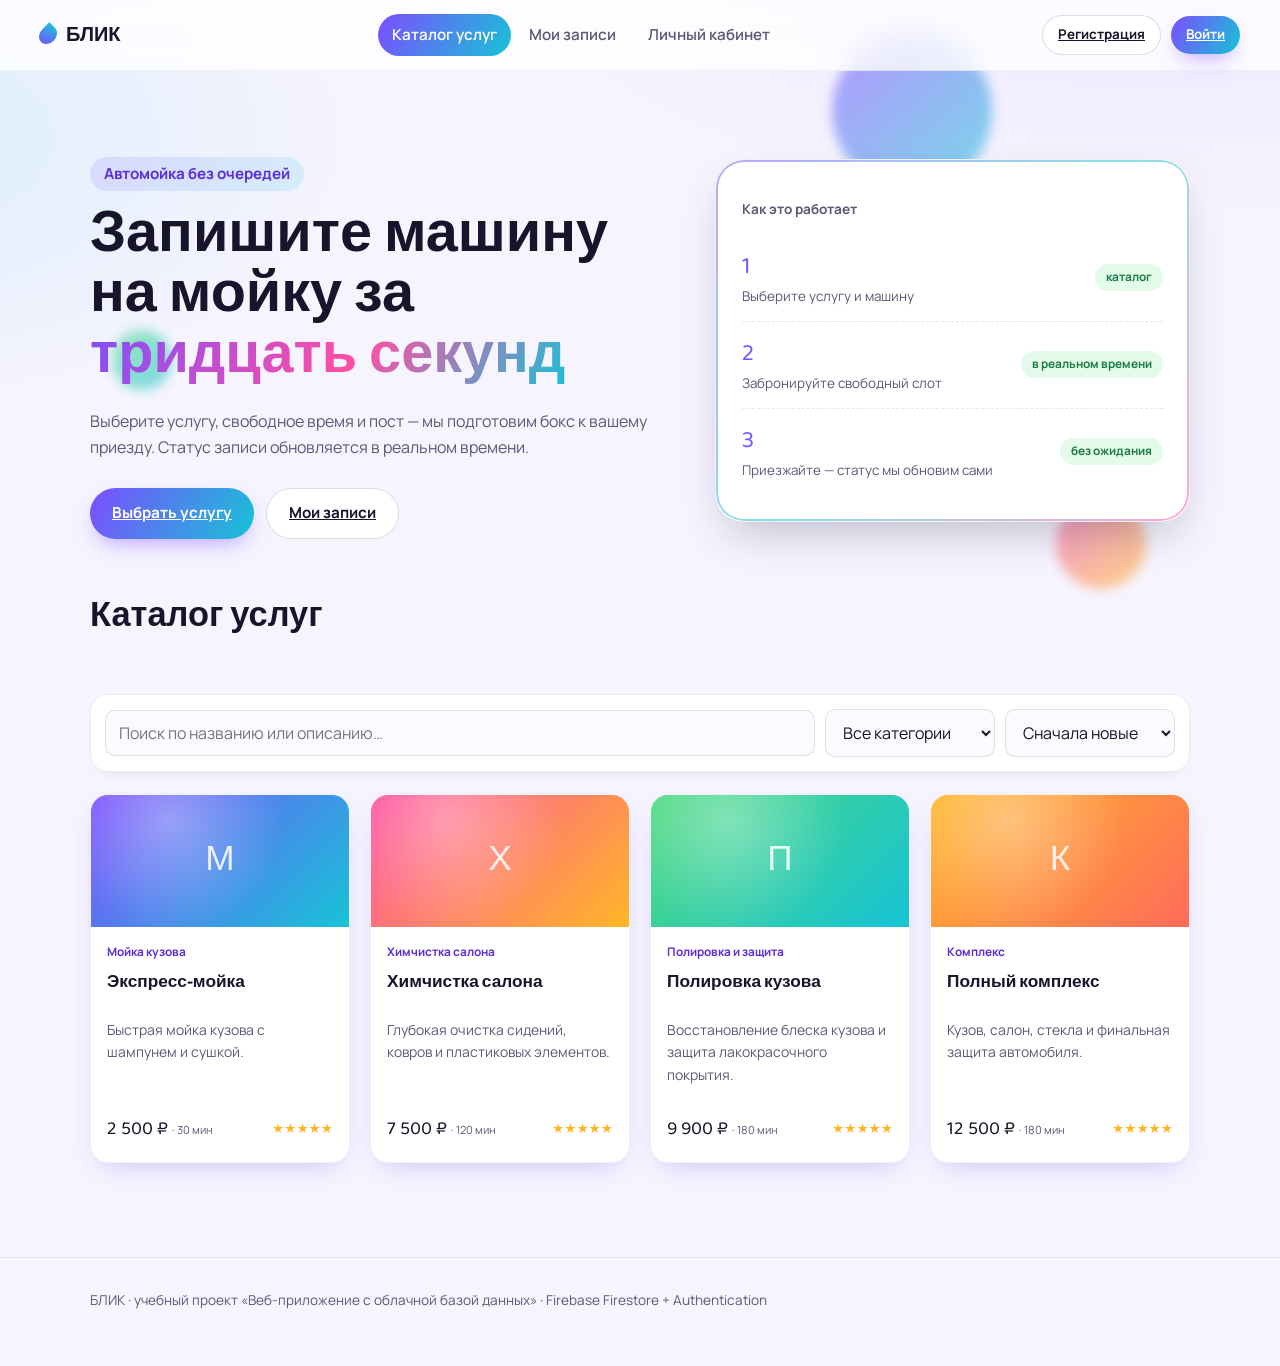
<file: index.html>
<!DOCTYPE html>
<html lang="ru">
<head>
<meta charset="UTF-8">
<meta name="viewport" content="width=device-width, initial-scale=1">
<title>БЛИК — запись на автомойку онлайн</title>
<link rel="preconnect" href="https://fonts.googleapis.com">
<link href="https://fonts.googleapis.com/css2?family=Baloo+2:wght@500;600;700&family=Manrope:wght@400;500;600;700&display=swap" rel="stylesheet">
<link rel="stylesheet" href="style.css">
</head>
<body>

<div id="app-header">
  <!-- Резервная шапка: видна даже при открытии index.html напрямую без Firebase. -->
  <header class="site-header">
    <nav class="nav">
      <a href="index.html" class="brand"><span class="drop"></span>БЛИК</a>
      <div class="nav-links">
        <a href="index.html" class="active">Каталог услуг</a>
        <a href="bookings.html">Мои записи</a>
        <a href="profile.html">Личный кабинет</a>
      </div>
      <div class="nav-auth">
        <a class="btn btn-ghost btn-sm" href="register.html">Регистрация</a>
   <a class="btn btn-primary btn-sm" href="profile.html">Войти</a>
      </div>
    </nav>
  </header>
</div>

<main class="container">

  <section class="hero">
    <span class="blob blob-1"></span>
    <span class="blob blob-2"></span>
    <span class="blob blob-3"></span>
    <div data-reveal>
      <p class="hero-eyebrow">Автомойка без очередей</p>
      <h1>Запишите машину на мойку за <span>тридцать секунд</span></h1>
      <p>Выберите услугу, свободное время и пост — мы подготовим бокс к вашему приезду. Статус записи обновляется в реальном времени.</p>
      <div class="hero-actions">
        <a href="#catalog" class="btn btn-primary">Выбрать услугу</a>
        <a href="bookings.html" class="btn btn-ghost">Мои записи</a>
      </div>
    </div>
    <div class="hero-panel" data-reveal>
      <p class="hero-panel-title">Как это работает</p>
      <div class="slot-row">
        <div><div class="slot-time">1</div><div class="slot-bay">Выберите услугу и машину</div></div>
        <span class="slot-tag">каталог</span>
      </div>
      <div class="slot-row">
        <div><div class="slot-time">2</div><div class="slot-bay">Забронируйте свободный слот</div></div>
        <span class="slot-tag">в реальном времени</span>
      </div>
      <div class="slot-row">
        <div><div class="slot-time">3</div><div class="slot-bay">Приезжайте — статус мы обновим сами</div></div>
        <span class="slot-tag">без ожидания</span>
      </div>
    </div>
  </section>

  <section id="catalog">
    <div class="section-head" data-reveal>
      <h2>Каталог услуг</h2>
      <span class="muted" id="catalog-count"></span>
    </div>

    <div class="controls" data-reveal>
      <input type="search" id="search-input" placeholder="Поиск по названию или описанию…">
      <select id="category-select">
        <option value="">Все категории</option>
        <option value="Мойка кузова">Мойка кузова</option>
        <option value="Химчистка салона">Химчистка салона</option>
        <option value="Полировка и защита">Полировка и защита</option>
        <option value="Шины и диски">Шины и диски</option>
        <option value="Комплекс">Комплексные пакеты</option>
      </select>
      <select id="sort-select">
        <option value="createdAt_desc">Сначала новые</option>
        <option value="price_asc">Сначала дешевле</option>
        <option value="price_desc">Сначала дороже</option>
        <option value="rating_desc">По рейтингу</option>
      </select>
    </div>

    <div class="grid" id="catalog-grid">
  <!-- Демонстрационные карточки. Firebase заменит их своими данными после подключения. -->
  <a class="card" href="service.html">
    <div class="card-media">М</div>
    <div class="card-body">
      <span class="card-cat">Мойка кузова</span>
      <span class="card-title">Экспресс-мойка</span>
      <p class="card-desc">Быстрая мойка кузова с шампунем и сушкой.</p>
      <div class="card-foot"><span class="price">2 500 ₽ <small>· 30 мин</small></span><span class="rating">★★★★★</span></div>
    </div>
  </a>
  <a class="card" href="service.html">
    <div class="card-media">Х</div>
    <div class="card-body">
      <span class="card-cat">Химчистка салона</span>
      <span class="card-title">Химчистка салона</span>
      <p class="card-desc">Глубокая очистка сидений, ковров и пластиковых элементов.</p>
      <div class="card-foot"><span class="price">7 500 ₽ <small>· 120 мин</small></span><span class="rating">★★★★★</span></div>
    </div>
  </a>
  <a class="card" href="service.html">
    <div class="card-media">П</div>
    <div class="card-body">
      <span class="card-cat">Полировка и защита</span>
      <span class="card-title">Полировка кузова</span>
      <p class="card-desc">Восстановление блеска кузова и защита лакокрасочного покрытия.</p>
      <div class="card-foot"><span class="price">9 900 ₽ <small>· 180 мин</small></span><span class="rating">★★★★★</span></div>
    </div>
  </a>
  <a class="card" href="service.html">
    <div class="card-media">К</div>
    <div class="card-body">
      <span class="card-cat">Комплекс</span>
      <span class="card-title">Полный комплекс</span>
      <p class="card-desc">Кузов, салон, стекла и финальная защита автомобиля.</p>
      <div class="card-foot"><span class="price">12 500 ₽ <small>· 180 мин</small></span><span class="rating">★★★★★</span></div>
    </div>
  </a>
</div>
    <div class="empty-state hidden" id="catalog-empty">
      Пока нет услуг по этому запросу. Загляните позже или измените фильтры.
    </div>
    <div class="center-row">
      <button class="btn btn-ghost hidden" id="btn-more">Показать ещё</button>
    </div>
  </section>

</main>

<footer class="site-footer">
  <div class="container">БЛИК · учебный проект «Веб-приложение с облачной базой данных» · Firebase Firestore + Authentication</div>
</footer>

<script type="module">
  import { initHeader } from "header.js";
  import { initCatalog } from "catalog.js";
  import { initReveal } from "reveal.js";

  import { auth } from "./js/firebase-config.js";
  import {
    signInWithEmailAndPassword
  } from "https://www.gstatic.com/firebasejs/10.13.0/firebase-auth.js";

  initHeader();
  initCatalog();
  initReveal();

  const loginForm = document.getElementById("login-form");
  const loginError = document.getElementById("login-error");
  const loginButton = document.getElementById("login-submit");

  loginForm.addEventListener("submit", async (event) => {
    event.preventDefault();

    loginError.textContent = "";

    const email = document.getElementById("login-email").value.trim();
    const password = document.getElementById("login-password").value;

    loginButton.disabled = true;
    loginButton.textContent = "Входим…";

    try {
      await signInWithEmailAndPassword(auth, email, password);

      loginButton.textContent = "Успешно!";
      window.location.href = "profile.html";

    } catch (error) {
      console.error("Ошибка входа:", error);

      const messages = {
        "auth/invalid-credential":
          "Неверный email или пароль.",
        "auth/user-not-found":
          "Аккаунт с таким email не найден.",
        "auth/wrong-password":
          "Неверный пароль.",
        "auth/invalid-email":
          "Проверьте правильность email.",
        "auth/too-many-requests":
          "Слишком много попыток. Попробуйте позже.",
        "auth/network-request-failed":
          "Проблема с интернет-соединением."
      };

      loginError.textContent =
        messages[error.code] ||
        `Не удалось войти. Код ошибки: ${error.code || "неизвестен"}`;

      loginButton.disabled = false;
      loginButton.textContent = "Войти";
    }
  });
</script>
</file>
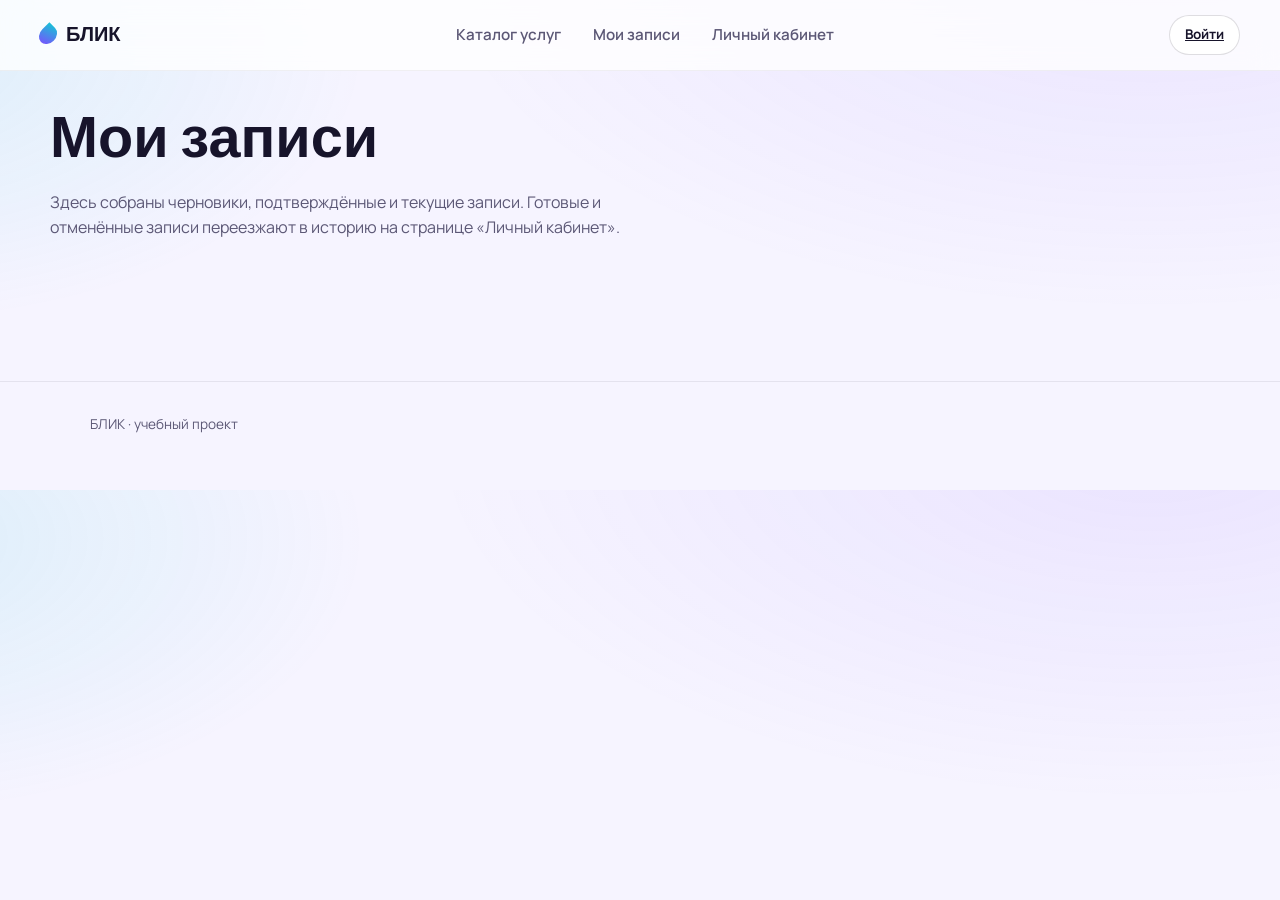
<file: bookings.html>
<!DOCTYPE html>
<html lang="ru">
<head>
<meta charset="UTF-8">
<meta name="viewport" content="width=device-width, initial-scale=1">
<title>Мои записи — БЛИК</title>
<link rel="preconnect" href="https://fonts.googleapis.com">
<link href="https://fonts.googleapis.com/css2?family=Baloo+2:wght@500;600;700&family=Manrope:wght@400;500;600;700&display=swap" rel="stylesheet">
<link rel="stylesheet" href="style.css">
</head>
<body>

<div id="app-header">
  <header class="site-header">
    <nav class="nav">
      <a href="index.html" class="brand"><span class="drop"></span>БЛИК</a>
      <div class="nav-links">
        <a href="index.html">Каталог услуг</a>
        <a href="bookings.html">Мои записи</a>
        <a href="profile.html">Личный кабинет</a>
      </div>
      <div class="nav-auth"><a class="btn btn-ghost btn-sm" href="profile.html">Войти</a></div>
    </nav>
  </header>
</div>

<main class="container" style="padding:40px 0;">
  <div class="section-head" data-reveal>
    <h1 style="margin-bottom:0;">Мои записи</h1>
    <span class="muted" id="cart-total"></span>
  </div>
  <p>Здесь собраны черновики, подтверждённые и текущие записи. Готовые и отменённые записи переезжают в историю на странице «Личный кабинет».</p>

  <div class="center-row" style="justify-content:flex-start; margin:0 0 20px;">
    <button class="btn btn-wax hidden" id="btn-confirm-all">Подтвердить все черновики</button>
  </div>

  <div id="bookings-list"></div>
</main>

<footer class="site-footer"><div class="container">БЛИК · учебный проект</div></footer>

<script type="module">
  import { initHeader } from "header.js";
  import { initBookingsPage } from "booking.js";
  import { initReveal } from "reveal.js";
  initHeader();
  initBookingsPage();
  initReveal();
</script>
</body>
</html>
</file>
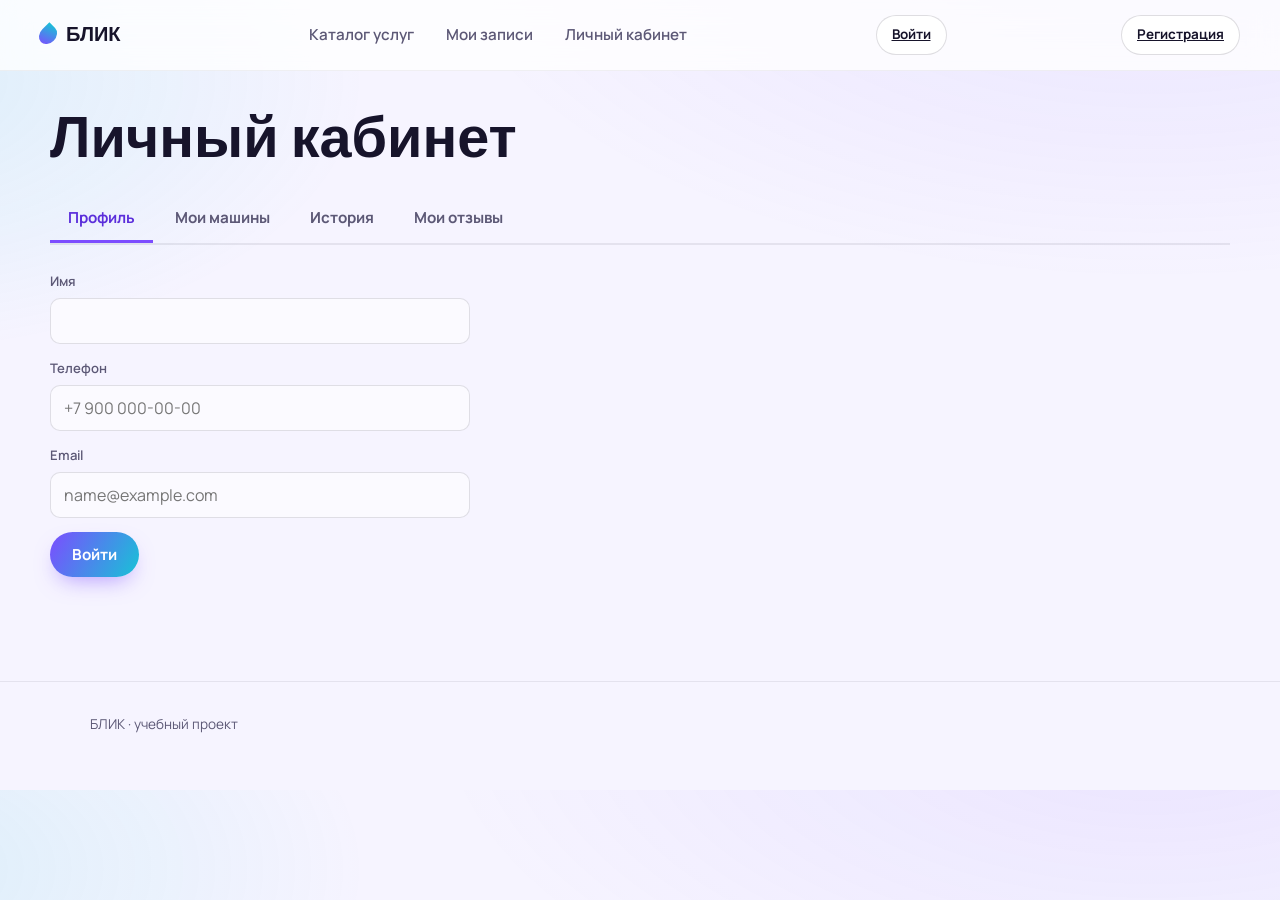
<file: profile.html>
<!DOCTYPE html>
<html lang="ru">
<head>
<meta charset="UTF-8">
<meta name="viewport" content="width=device-width, initial-scale=1">
<title>Личный кабинет — БЛИК</title>
<link rel="preconnect" href="https://fonts.googleapis.com">
<link href="https://fonts.googleapis.com/css2?family=Baloo+2:wght@500;600;700&family=Manrope:wght@400;500;600;700&display=swap" rel="stylesheet">
<link rel="stylesheet" href="style.css">
</head>
<body>

<div id="app-header">
  <header class="site-header">
    <nav class="nav">
      <a href="index.html" class="brand"><span class="drop"></span>БЛИК</a>
      <div class="nav-links">
        <a href="index.html">Каталог услуг</a>
        <a href="bookings.html">Мои записи</a>
        <a href="profile.html">Личный кабинет</a>
      </div>
      <div class="nav-auth"><a class="btn btn-ghost btn-sm" href="profile.html">Войти</a></div>
      <a class="btn btn-ghost btn-sm" href="register.html">Регистрация</a>
    </nav>
  </header>
</div>

<main class="container" style="padding:40px 0;">
  <h1 data-reveal>Личный кабинет</h1>

  <div class="tabs">
    <button class="tab-btn active" data-tab="tab-profile">Профиль</button>
    <button class="tab-btn" data-tab="tab-cars">Мои машины</button>
    <button class="tab-btn" data-tab="tab-history">История</button>
    <button class="tab-btn" data-tab="tab-reviews">Мои отзывы</button>
  </div>

  <section class="tab-panel active" id="tab-profile">
    <form id="profile-form" style="max-width:420px;">
      <div class="field"><label>Имя</label><input type="text" id="p-name"></div>
      <div class="field"><label>Телефон</label><input type="tel" id="p-phone" placeholder="+7 900 000-00-00"></div>
        <div class="field"><label for="register-email">Email</label><input id="register-email" type="email" autocomplete="email" required placeholder="name@example.com"></div>
      <button class="btn btn-primary" type="submit">Войти</button>
    </form>
  </section>

  <section class="tab-panel" id="tab-cars">
    <div id="cars-list" style="margin-bottom:26px;"></div>
    <h3>Добавить машину</h3>
    <form id="car-form" class="form-grid" style="max-width:560px;">
      <div class="field"><label>Марка</label><input type="text" id="c-make" required></div>
      <div class="field"><label>Модель</label><input type="text" id="c-model" required></div>
      <div class="field"><label>Госномер</label><input type="text" id="c-plate" required></div>
      <div class="field"><label>Год</label><input type="text" id="c-year"></div>
      <div class="field full"><label>Цвет</label><input type="text" id="c-color"></div>
      <div class="field full"><button class="btn btn-primary" type="submit">Добавить машину</button></div>
    </form>
  </section>

  <section class="tab-panel" id="tab-history">
    <div class="table-wrap">
      <table>
        <thead><tr><th>Дата и время</th><th>Услуга</th><th>Машина</th><th>Цена</th><th>Статус</th></tr></thead>
        <tbody id="history-body"></tbody>
      </table>
    </div>
  </section>

  <section class="tab-panel" id="tab-reviews">
    <div id="my-reviews-list"></div>
  </section>
</main>

<footer class="site-footer"><div class="container">БЛИК · учебный проект</div></footer>

<script type="module">
  import { initHeader } from "header.js";
  import { initProfilePage } from "profile.js";
  import { initReveal } from "reveal.js";
  initHeader();
  initProfilePage();
  initReveal();
</script>
</body>
</html>
</file>
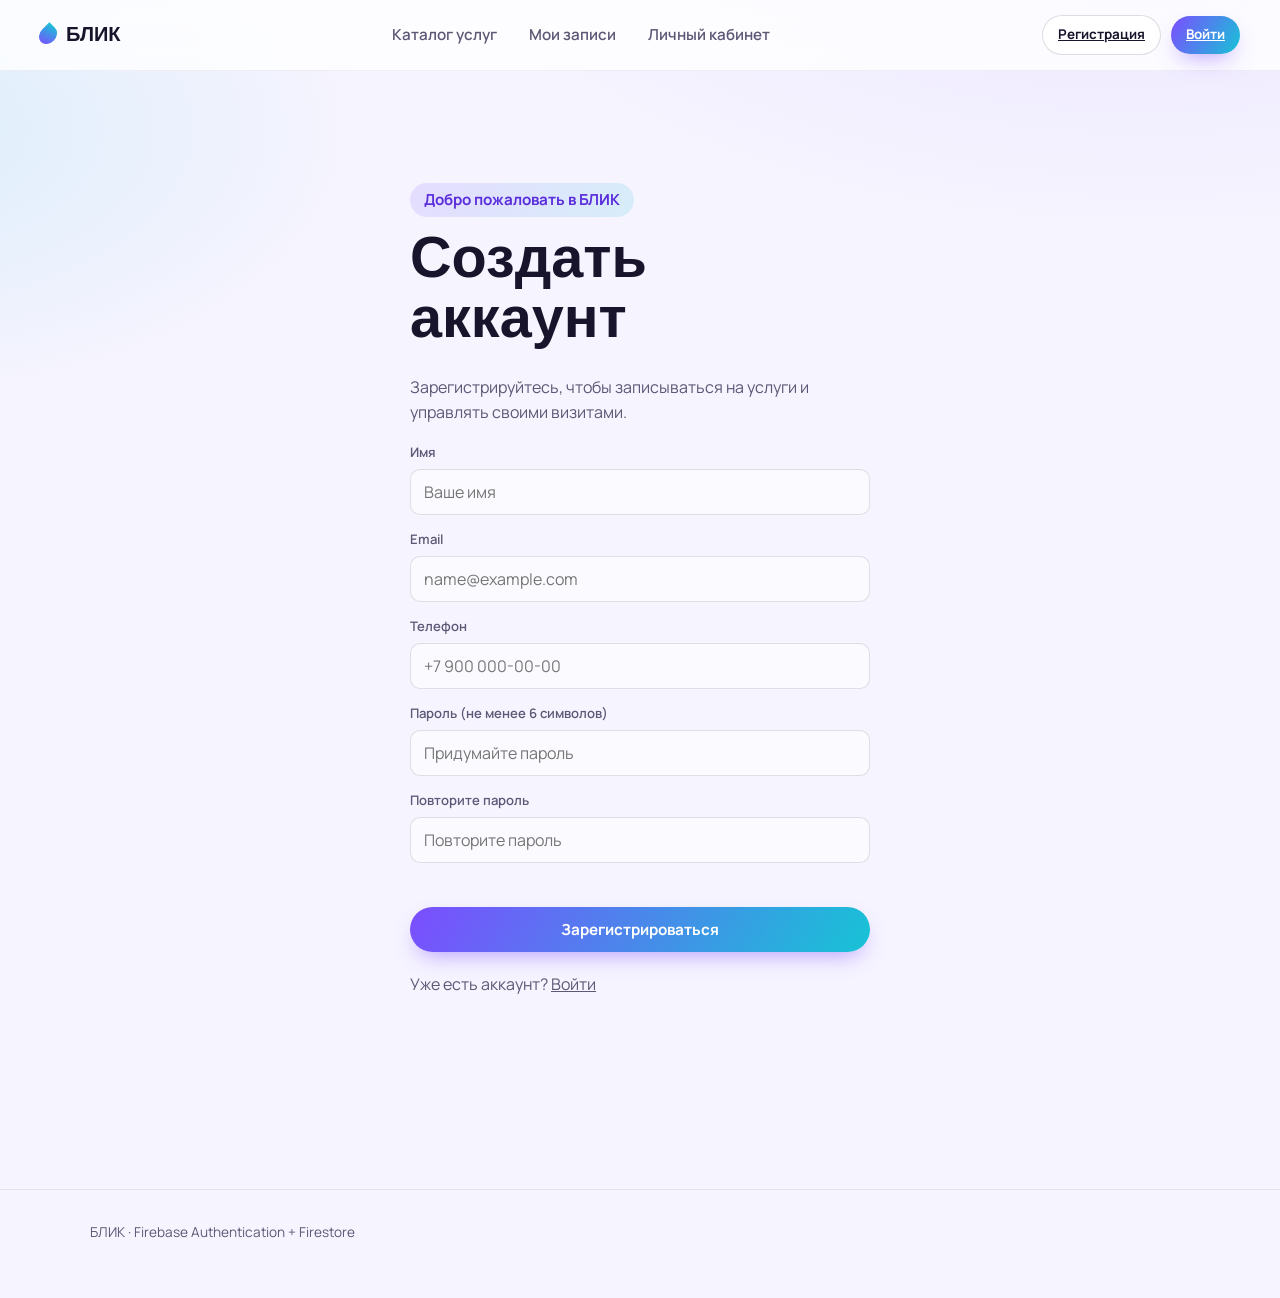
<file: register.html>
<!DOCTYPE html>
<html lang="ru">
<head>
  <meta charset="UTF-8">
  <meta name="viewport" content="width=device-width, initial-scale=1">
  <title>Регистрация — БЛИК</title>
  <link rel="preconnect" href="https://fonts.googleapis.com">
  <link href="https://fonts.googleapis.com/css2?family=Baloo+2:wght@500;600;700&family=Manrope:wght@400;500;600;700&display=swap" rel="stylesheet">
  <link rel="stylesheet" href="style.css">
</head>
<body>
  <div id="app-header">
    <header class="site-header"><nav class="nav">
      <a href="index.html" class="brand"><span class="drop"></span>БЛИК</a>
      <div class="nav-links"><a href="index.html">Каталог услуг</a><a href="bookings.html">Мои записи</a><a href="profile.html">Личный кабинет</a></div>
      <div class="nav-auth"><a class="btn btn-ghost btn-sm" href="register.html">Регистрация</a><a class="btn btn-primary btn-sm" href="profile.html">Войти</a></div>
    </nav></header>
  </div>
  <main class="container" style="max-width:620px;padding-top:56px;padding-bottom:72px">
    <section class="panel" style="padding:clamp(22px,5vw,40px)">
      <p class="hero-eyebrow">Добро пожаловать в БЛИК</p>
      <h1 style="margin-top:0">Создать аккаунт</h1>
      <p class="muted">Зарегистрируйтесь, чтобы записываться на услуги и управлять своими визитами.</p>
      <form id="register-form-page">
        <div class="field"><label for="register-name">Имя</label><input id="register-name" type="text" autocomplete="name" required maxlength="80" placeholder="Ваше имя"></div>
        <div class="field"><label for="register-email">Email</label><input id="register-email" type="email" autocomplete="email" required placeholder="name@example.com"></div>
        <div class="field"><label for="register-phone">Телефон</label><input id="register-phone" type="tel" autocomplete="tel" placeholder="+7 900 000-00-00"></div>
        <div class="field"><label for="register-password">Пароль (не менее 6 символов)</label><input id="register-password" type="password" autocomplete="new-password" minlength="6" required placeholder="Придумайте пароль"></div>
        <div class="field"><label for="register-password-repeat">Повторите пароль</label><input id="register-password-repeat" type="password" autocomplete="new-password" minlength="6" required placeholder="Повторите пароль"></div>
        <p class="form-error" id="register-page-error" role="alert"></p>
        <button class="btn btn-primary btn-block" id="register-submit" type="submit">Зарегистрироваться</button>
      </form>
      <p style="margin-top:20px">Уже есть аккаунт? <a href="profile.html" id="go-login">Войти</a></p>
    </section>
  </main>
  <footer class="site-footer"><div class="container">БЛИК · Firebase Authentication + Firestore</div></footer>
  <script type="module" src="register.js"></script>
</body>
</html>
</file>
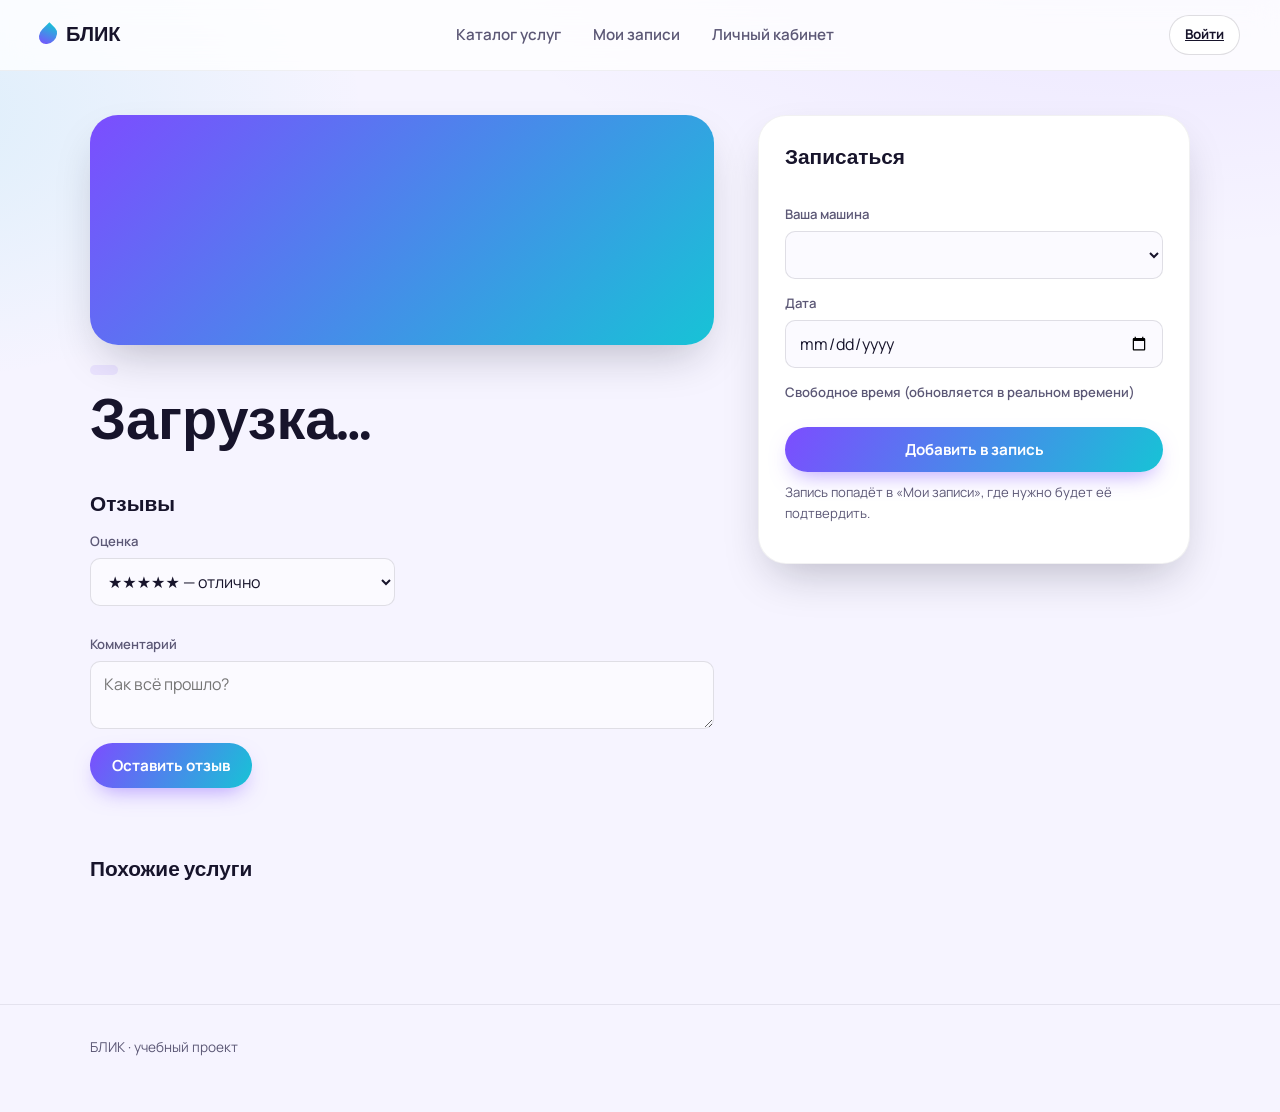
<file: service.html>
<!DOCTYPE html>
<html lang="ru">
<head>
<meta charset="UTF-8">
<meta name="viewport" content="width=device-width, initial-scale=1">
<title>Услуга — БЛИК</title>
<link rel="preconnect" href="https://fonts.googleapis.com">
<link href="https://fonts.googleapis.com/css2?family=Baloo+2:wght@500;600;700&family=Manrope:wght@400;500;600;700&display=swap" rel="stylesheet">
<link rel="stylesheet" href="style.css">
</head>
<body>

<div id="app-header">
  <header class="site-header">
    <nav class="nav">
      <a href="index.html" class="brand"><span class="drop"></span>БЛИК</a>
      <div class="nav-links">
        <a href="index.html">Каталог услуг</a>
        <a href="bookings.html">Мои записи</a>
        <a href="profile.html">Личный кабинет</a>
      </div>
      <div class="nav-auth"><a class="btn btn-ghost btn-sm" href="profile.html">Войти</a></div>
    </nav>
  </header>
</div>

<main class="container" id="detail-root">
  <section class="detail">
    <div>
      <div class="detail-media" style="display:flex;align-items:center;justify-content:center;font-family:var(--font-head);font-size:3rem;color:rgba(255,255,255,.35);" id="s-media-letter"></div>
      <span class="badge" id="s-badge"></span>
      <h1 id="s-name">Загрузка…</h1>
      <p id="s-rating"></p>
      <p id="s-desc"></p>

      <section style="margin-top:36px;">
        <h3>Отзывы</h3>
        <form id="review-form" style="margin-bottom:22px;">
          <div class="form-grid">
            <div class="field">
              <label>Оценка</label>
              <select id="review-rating">
                <option value="5">★★★★★ — отлично</option>
                <option value="4">★★★★☆ — хорошо</option>
                <option value="3">★★★☆☆ — нормально</option>
                <option value="2">★★☆☆☆ — так себе</option>
                <option value="1">★☆☆☆☆ — плохо</option>
              </select>
            </div>
            <div class="field full">
              <label>Комментарий</label>
              <textarea id="review-text" rows="2" placeholder="Как всё прошло?" required></textarea>
            </div>
          </div>
          <button class="btn btn-primary" type="submit">Оставить отзыв</button>
        </form>
        <div id="reviews-list"></div>
        <div class="center-row"><button class="btn btn-ghost btn-sm hidden" id="btn-more-reviews">Показать ещё отзывы</button></div>
      </section>

      <section style="margin-top:36px;">
        <h3>Похожие услуги</h3>
        <div class="grid" id="related-grid"></div>
      </section>
    </div>

    <aside class="booking-box">
      <h3>Записаться</h3>
      <div class="field"><span class="price" id="s-price"></span> <span class="muted" id="s-duration"></span></div>

      <div class="field">
        <label>Ваша машина</label>
        <select id="car-select"></select>
      </div>
      <div class="field">
        <label>Дата</label>
        <input type="date" id="date-input">
      </div>
      <div class="field">
        <label>Свободное время (обновляется в реальном времени)</label>
        <div class="slot-grid" id="slot-grid"></div>
      </div>
      <button class="btn btn-primary btn-block" id="btn-add-booking">Добавить в запись</button>
      <p class="muted" style="font-size:.82rem;margin-top:10px;">Запись попадёт в «Мои записи», где нужно будет её подтвердить.</p>
    </aside>
  </section>
</main>

<footer class="site-footer"><div class="container">БЛИК · учебный проект</div></footer>

<script type="module">
  import { initHeader } from "header.js";
  import { initServicePage } from "service.js";
  import { initReveal } from "reveal.js";
  initHeader();
  initServicePage();
  initReveal();
</script>
</body>
</html>
</file>
<file: style.css>
/* =========================================================
   БЛИК — design tokens
   Тема: мыльные пузыри, вода, спектр цветов на мокром кузове.
   Светлая база + яркие акценты, чтобы ничего не читалось "в одном цвете".
   ========================================================= */
:root {
  --bg:        #F6F4FF;
  --bg-2:      #FFFFFF;
  --ink:       #17142B;
  --ink-dim:   #5C5876;

  --violet:    #7C4DFF;
  --violet-d:  #5B2EDB;
  --magenta:   #FF4FA3;
  --cyan:      #17C3D6;
  --lime:      #4CD97B;
  --amber:     #FFB627;
  --coral:     #FF6B5B;

  --card-1: linear-gradient(135deg, #7C4DFF, #17C3D6);
  --card-2: linear-gradient(135deg, #FF4FA3, #FFB627);
  --card-3: linear-gradient(135deg, #4CD97B, #17C3D6);
  --card-4: linear-gradient(135deg, #FFB627, #FF6B5B);
  --card-5: linear-gradient(135deg, #17C3D6, #7C4DFF);

  --font-head: "Baloo 2", "Arial Rounded MT Bold", sans-serif;
  --font-body: "Manrope", system-ui, sans-serif;

  --radius-s: 10px;
  --radius-m: 18px;
  --radius-l: 28px;

  --shadow-card: 0 10px 26px -12px rgba(92, 55, 220, .35);
  --shadow-pop:  0 20px 46px -14px rgba(23, 20, 43, .28);
  --ring: 0 0 0 3px rgba(124,77,255,.18);
}

* { box-sizing: border-box; }
html { scroll-behavior: smooth; }

body {
  margin: 0;
  background:
    radial-gradient(1200px 600px at 90% -10%, rgba(124,77,255,.10), transparent 60%),
    radial-gradient(900px 500px at -10% 10%, rgba(23,195,214,.12), transparent 55%),
    var(--bg);
  color: var(--ink);
  font-family: var(--font-body);
  font-size: 16px;
  line-height: 1.6;
  -webkit-font-smoothing: antialiased;
}

h1, h2, h3, h4 {
  font-family: var(--font-head);
  margin: 0 0 .4em;
  font-weight: 600;
  letter-spacing: 0;
  color: var(--ink);
}
h1 { font-size: clamp(2.2rem, 5vw, 3.6rem); line-height: 1.05; }
h2 { font-size: clamp(1.5rem, 3vw, 2.15rem); }
h3 { font-size: 1.3rem; }

p { color: var(--ink-dim); max-width: 62ch; }
a { color: inherit; }
img { max-width: 100%; display: block; }
button, input, select, textarea { font-family: inherit; font-size: inherit; }

:focus-visible { outline: 3px solid var(--violet); outline-offset: 2px; border-radius: 4px; }

@media (prefers-reduced-motion: reduce) {
  *, *::before, *::after { animation-duration: .001ms !important; animation-iteration-count: 1 !important; transition-duration: .001ms !important; }
}

.container { max-width: 1180px; margin: 0 auto; padding: 0 clamp(18px, 4vw, 40px); }

/* ---------- scroll reveal ---------- */
[data-reveal] {
  /* Контент остаётся видимым даже если JavaScript/Firebase не загрузился. */
  opacity: 1;
  transform: none;
  transition: opacity .6s ease, transform .6s ease;
  transition-delay: var(--reveal-delay, 0ms);
}
[data-reveal].reveal-ready {
  opacity: 0;
  transform: translateY(18px);
}
[data-reveal].in-view { opacity: 1; transform: none; }

/* ---------- header / nav ---------- */
.site-header {
  position: sticky; top: 0; z-index: 40;
  background: rgba(255,255,255,.78);
  backdrop-filter: blur(14px);
  border-bottom: 1px solid rgba(23,20,43,.06);
}
.nav { display: flex; align-items: center; justify-content: space-between; padding: 14px clamp(18px, 4vw, 40px); gap: 20px; }

.brand {
  display: flex; align-items: center; gap: 10px;
  font-family: var(--font-head); font-weight: 700; font-size: 1.25rem;
  text-decoration: none; white-space: nowrap;
}
.brand .drop {
  width: 16px; height: 20px;
  background: linear-gradient(160deg, var(--cyan), var(--violet));
  border-radius: 0 50% 50% 50%;
  transform: rotate(45deg);
  flex-shrink: 0;
  animation: bob 3.2s ease-in-out infinite;
}
@keyframes bob { 0%,100% { transform: rotate(45deg) translateY(0); } 50% { transform: rotate(45deg) translateY(-4px); } }

.nav-links { display: flex; align-items: center; gap: 4px; flex-wrap: wrap; }
.nav-links a {
  text-decoration: none; color: var(--ink-dim);
  padding: 9px 14px; border-radius: 999px; font-size: .95rem; font-weight: 600;
  transition: color .15s, background .15s, transform .15s;
}
.nav-links a:hover { color: var(--violet-d); background: rgba(124,77,255,.08); transform: translateY(-1px); }
.nav-links a.active { color: #fff; background: linear-gradient(120deg, var(--violet), var(--cyan)); }

.nav-auth { display: flex; align-items: center; gap: 10px; }
.user-chip {
  display: none; align-items: center; gap: 8px; font-size: .85rem; font-weight: 600;
  color: var(--ink); padding: 7px 12px; border: 1px solid rgba(23,20,43,.1);
  border-radius: 999px; background: #fff;
}
.role-pill {
  font-size: .66rem; text-transform: lowercase;
  background: linear-gradient(120deg, var(--amber), var(--coral));
  color: #2B1400; padding: 2px 9px; border-radius: 999px; font-weight: 700;
}

/* ---------- buttons ---------- */
.btn {
  display: inline-flex; align-items: center; justify-content: center; gap: 8px;
  border: none; border-radius: 999px; padding: 12px 22px;
  font-weight: 700; font-size: .95rem; cursor: pointer;
  transition: transform .15s ease, box-shadow .15s ease, opacity .15s, filter .15s;
}
.btn:hover { transform: translateY(-2px); }
.btn:active { transform: translateY(0) scale(.97); }
.btn-primary { background: linear-gradient(120deg, var(--violet), var(--cyan)); color: #fff; box-shadow: 0 10px 22px -8px rgba(124,77,255,.55); }
.btn-primary:hover { filter: brightness(1.06); }
.btn-ghost { background: #fff; color: var(--ink); border: 1px solid rgba(23,20,43,.14); }
.btn-ghost:hover { border-color: var(--violet); color: var(--violet-d); }
.btn-wax { background: linear-gradient(120deg, var(--amber), var(--coral)); color: #2B1400; box-shadow: 0 10px 22px -8px rgba(255,107,91,.5); }
.btn-wax:hover { filter: brightness(1.06); }
.btn-danger { background: #fff; color: var(--coral); border: 1px solid rgba(255,107,91,.4); }
.btn-danger:hover { background: rgba(255,107,91,.08); }
.btn-sm { padding: 8px 15px; font-size: .84rem; }
.btn-block { width: 100%; }
.btn[disabled] { opacity: .45; cursor: not-allowed; transform: none; }

/* ---------- hero ---------- */
.hero {
  position: relative;
  padding: 70px 0 50px;
  display: grid; grid-template-columns: 1.1fr .9fr; gap: 44px; align-items: center;
  overflow: visible;
}
@media (max-width: 860px) { .hero { grid-template-columns: 1fr; padding-top: 40px; } }

.blob {
  position: absolute; z-index: -1; border-radius: 50%;
  filter: blur(6px); opacity: .55;
  animation: float 9s ease-in-out infinite;
}
.blob-1 { width: 160px; height: 160px; background: var(--card-1); top: -40px; right: 18%; animation-delay: 0s; }
.blob-2 { width: 90px; height: 90px; background: var(--card-2); bottom: 0; right: 4%; animation-delay: 1.4s; }
.blob-3 { width: 60px; height: 60px; background: var(--card-3); top: 50%; left: 2%; animation-delay: 2.6s; }
@keyframes float { 0%,100% { transform: translateY(0) scale(1); } 50% { transform: translateY(-22px) scale(1.06); } }

.hero-eyebrow {
  display: inline-block; color: var(--violet-d); font-weight: 700; font-size: .95rem;
  margin-bottom: 14px; padding: 5px 14px; border-radius: 999px;
  background: linear-gradient(120deg, rgba(124,77,255,.14), rgba(23,195,214,.14));
}
.hero h1 span {
  background: linear-gradient(120deg, var(--violet), var(--magenta) 55%, var(--cyan));
  -webkit-background-clip: text; background-clip: text; color: transparent;
}
.hero-actions { display: flex; gap: 12px; margin-top: 28px; flex-wrap: wrap; }

.hero-panel {
  background: #fff;
  border: 1px solid rgba(23,20,43,.06);
  border-radius: var(--radius-l);
  padding: 26px;
  box-shadow: var(--shadow-pop);
  position: relative;
}
.hero-panel::before {
  content: ""; position: absolute; inset: 0; border-radius: inherit; padding: 2px;
  background: linear-gradient(135deg, var(--violet), var(--cyan), var(--magenta));
  -webkit-mask: linear-gradient(#000 0 0) content-box, linear-gradient(#000 0 0);
  -webkit-mask-composite: xor; mask-composite: exclude;
  opacity: .5; pointer-events: none;
}
.hero-panel-title { font-size: .85rem; color: var(--ink-dim); margin-bottom: 14px; font-weight: 700; }
.slot-row { display: flex; align-items: center; justify-content: space-between; padding: 13px 0; border-bottom: 1px dashed rgba(23,20,43,.1); }
.slot-row:last-child { border-bottom: none; }
.slot-time {
  font-family: var(--font-head); font-size: 1.5rem;
  background: linear-gradient(120deg, var(--violet), var(--cyan));
  -webkit-background-clip: text; background-clip: text; color: transparent;
}
.slot-bay { font-size: .84rem; color: var(--ink-dim); }
.slot-tag { font-size: .74rem; font-weight: 700; padding: 4px 11px; border-radius: 999px; background: rgba(76,217,123,.15); color: #1B7D42; }

/* ---------- controls bar ---------- */
.controls {
  display: flex; gap: 10px; flex-wrap: wrap; align-items: center;
  margin: 36px 0 22px; padding: 14px;
  background: #fff; border: 1px solid rgba(23,20,43,.07); border-radius: var(--radius-m);
  box-shadow: 0 6px 18px -14px rgba(23,20,43,.3);
}
.controls input[type="search"], .controls select,
.field input, .field select, .field textarea {
  background: #FBFAFF; border: 1px solid rgba(23,20,43,.12); color: var(--ink);
  padding: 11px 13px; border-radius: var(--radius-s); min-width: 0;
}
.controls input[type="search"]:focus, .controls select:focus,
.field input:focus, .field select:focus, .field textarea:focus { border-color: var(--violet); }
.controls input[type="search"] { flex: 1 1 220px; }
.controls select { flex: 0 1 170px; }

/* ---------- service grid / cards ---------- */
.grid { display: grid; grid-template-columns: repeat(auto-fill, minmax(250px, 1fr)); gap: 20px; }

@keyframes pop-in {
  from { opacity: 0; transform: translateY(18px) scale(.96); }
  to   { opacity: 1; transform: none; }
}

.card {
  --accent: var(--card-1);
  background: #fff;
  border: 1px solid rgba(23,20,43,.06);
  border-radius: var(--radius-m);
  overflow: hidden; display: flex; flex-direction: column;
  text-decoration: none; color: var(--ink);
  box-shadow: var(--shadow-card);
  transition: transform .2s ease, box-shadow .2s ease;
  animation: pop-in .5s cubic-bezier(.2,.7,.3,1) backwards;
}
.grid .card:nth-child(5n+1) { --accent: var(--card-1); }
.grid .card:nth-child(5n+2) { --accent: var(--card-2); }
.grid .card:nth-child(5n+3) { --accent: var(--card-3); }
.grid .card:nth-child(5n+4) { --accent: var(--card-4); }
.grid .card:nth-child(5n+5) { --accent: var(--card-5); }
.grid .card:nth-child(1) { animation-delay: .02s; }
.grid .card:nth-child(2) { animation-delay: .08s; }
.grid .card:nth-child(3) { animation-delay: .14s; }
.grid .card:nth-child(4) { animation-delay: .2s; }
.grid .card:nth-child(5) { animation-delay: .26s; }
.grid .card:nth-child(n+6) { animation-delay: .3s; }

.card:hover { transform: translateY(-6px) rotate(-.3deg); box-shadow: var(--shadow-pop); }
.card-media {
  height: 132px; background: var(--accent);
  display: flex; align-items: center; justify-content: center;
  font-family: var(--font-head); font-size: 2.2rem; color: rgba(255,255,255,.85);
  position: relative; overflow: hidden;
}
.card-media::after {
  content: ""; position: absolute; inset: 0;
  background: radial-gradient(circle at 30% 20%, rgba(255,255,255,.35), transparent 55%);
}
.card-body { padding: 16px 16px 18px; display: flex; flex-direction: column; gap: 8px; flex: 1; }
.card-cat { font-size: .74rem; font-weight: 700; color: var(--violet-d); }
.card-title { font-size: 1.08rem; font-weight: 700; font-family: var(--font-head); }
.card-desc { font-size: .87rem; color: var(--ink-dim); flex: 1; }
.card-foot { display: flex; align-items: center; justify-content: space-between; margin-top: 6px; }
.price { font-family: var(--font-head); font-size: 1.18rem; color: var(--ink); }
.price small { color: var(--ink-dim); font-size: .7rem; font-family: var(--font-body); font-weight: 400; }
.rating { font-size: .85rem; color: var(--amber); white-space: nowrap; font-weight: 700; }

.empty-state {
  text-align: center; padding: 60px 20px; color: var(--ink-dim);
  border: 2px dashed rgba(124,77,255,.25); border-radius: var(--radius-m); background: rgba(124,77,255,.03);
}
.center-row { display: flex; justify-content: center; margin: 30px 0; }

/* ---------- detail page ---------- */
.detail { display: grid; grid-template-columns: 1.3fr .9fr; gap: 44px; padding: 44px 0; align-items: start; }
@media (max-width: 900px) { .detail { grid-template-columns: 1fr; } }
.detail-media {
  height: 230px; border-radius: var(--radius-l);
  background: var(--card-1); margin-bottom: 20px;
  box-shadow: var(--shadow-pop);
}
.badge {
  display: inline-block; font-size: .8rem; font-weight: 700; color: var(--violet-d);
  background: rgba(124,77,255,.1); padding: 5px 14px; border-radius: 999px; margin-bottom: 10px;
}

.booking-box {
  background: #fff; border: 1px solid rgba(23,20,43,.06);
  border-radius: var(--radius-l); padding: 26px;
  position: sticky; top: 90px; box-shadow: var(--shadow-pop);
}
.field { display: flex; flex-direction: column; gap: 6px; margin-bottom: 14px; }
.field label { font-size: .82rem; color: var(--ink-dim); font-weight: 600; }

.slot-grid { display: grid; grid-template-columns: repeat(3, 1fr); gap: 9px; margin-top: 4px; }
.slot-btn {
  padding: 10px 4px; border-radius: var(--radius-s);
  border: 1px solid rgba(23,20,43,.14); background: #FBFAFF; color: var(--ink);
  cursor: pointer; font-size: .85rem; font-weight: 700;
  transition: transform .12s, border-color .12s;
}
.slot-btn:hover:not(:disabled) { border-color: var(--violet); transform: translateY(-1px); }
.slot-btn.selected { background: linear-gradient(120deg, var(--violet), var(--cyan)); border-color: transparent; color: #fff; }
.slot-btn:disabled { opacity: .35; text-decoration: line-through; cursor: not-allowed; }

/* ---------- reviews ---------- */
.review { padding: 18px 0; border-bottom: 1px solid rgba(23,20,43,.07); }
.review-head { display: flex; justify-content: space-between; font-size: .88rem; color: var(--ink-dim); margin-bottom: 6px; font-weight: 600; }
.stars { color: var(--amber); letter-spacing: 2px; }

/* ---------- tables (profile / admin) ---------- */
.table-wrap { overflow-x: auto; border: 1px solid rgba(23,20,43,.08); border-radius: var(--radius-m); background: #fff; }
table { width: 100%; border-collapse: collapse; font-size: .92rem; min-width: 640px; }
thead th { text-align: left; padding: 13px 14px; background: #F4F1FF; color: var(--violet-d); font-weight: 700; font-size: .8rem; }
tbody td { padding: 13px 14px; border-top: 1px solid rgba(23,20,43,.06); }
tbody tr:hover { background: rgba(124,77,255,.04); }

.status { display: inline-block; font-size: .76rem; font-weight: 700; padding: 4px 11px; border-radius: 999px; }
.status-draft       { background: rgba(92,88,118,.12); color: var(--ink-dim); }
.status-confirmed   { background: rgba(23,195,214,.16); color: #0E7C89; }
.status-in_progress { background: rgba(255,182,39,.2); color: #8A5B00; }
.status-done        { background: rgba(76,217,123,.18); color: #1B7D42; }
.status-cancelled   { background: rgba(255,107,91,.16); color: #B33A2A; }

/* ---------- tabs ---------- */
.tabs { display: flex; gap: 4px; border-bottom: 2px solid rgba(23,20,43,.08); margin-bottom: 26px; flex-wrap: wrap; }
.tab-btn { background: none; border: none; color: var(--ink-dim); padding: 12px 18px; cursor: pointer; font-size: .95rem; font-weight: 700; border-bottom: 3px solid transparent; transition: color .15s; }
.tab-btn:hover { color: var(--violet-d); }
.tab-btn.active { color: var(--violet-d); border-color: var(--violet); }
.tab-panel { display: none; }
.tab-panel.active { display: block; animation: pop-in .4s ease; }

/* ---------- item rows (cars / bookings) ---------- */
.item-row {
  display: flex; align-items: center; justify-content: space-between; gap: 16px;
  padding: 16px; background: #fff; border: 1px solid rgba(23,20,43,.07);
  border-radius: var(--radius-m); margin-bottom: 12px;
  animation: pop-in .4s ease backwards;
}
.item-row-main { display: flex; flex-direction: column; gap: 4px; }
.item-row-sub { font-size: .84rem; color: var(--ink-dim); }

/* ---------- modal ---------- */
.modal-backdrop { position: fixed; inset: 0; background: rgba(23,20,43,.55); backdrop-filter: blur(2px); display: none; align-items: center; justify-content: center; z-index: 100; padding: 20px; }
.modal-backdrop.open { display: flex; }
.modal { background: #fff; border-radius: var(--radius-l); padding: 30px; width: 100%; max-width: 420px; box-shadow: var(--shadow-pop); animation: pop-in .35s cubic-bezier(.2,.8,.3,1); }
.modal-head { display: flex; justify-content: space-between; align-items: center; margin-bottom: 18px; }
.modal-close { background: none; border: none; color: var(--ink-dim); font-size: 1.5rem; cursor: pointer; line-height: 1; }
.modal-switch { font-size: .87rem; color: var(--ink-dim); margin-top: 14px; text-align: center; }
.modal-switch button { background: none; border: none; color: var(--violet-d); font-weight: 700; cursor: pointer; font-size: inherit; padding: 0; }
.form-error { color: var(--coral); font-size: .85rem; min-height: 1.2em; font-weight: 600; }

/* ---------- toast ---------- */
#toast-stack { position: fixed; bottom: 20px; right: 20px; z-index: 200; display: flex; flex-direction: column; gap: 10px; max-width: 320px; }
.toast {
  background: #fff; border-left: 4px solid var(--violet); padding: 13px 16px; border-radius: var(--radius-s);
  font-size: .88rem; font-weight: 600; box-shadow: var(--shadow-pop); animation: toast-in .25s ease;
}
.toast.error { border-color: var(--coral); }
@keyframes toast-in { from { opacity: 0; transform: translateX(16px); } to { opacity: 1; transform: none; } }

/* ---------- footer ---------- */
.site-footer { border-top: 1px solid rgba(23,20,43,.08); padding: 32px 0 54px; color: var(--ink-dim); font-size: .85rem; margin-top: 64px; }

.section-head { display: flex; align-items: baseline; justify-content: space-between; margin-bottom: 18px; flex-wrap: wrap; gap: 10px; }
.muted { color: var(--ink-dim); }
.hidden { display: none !important; }

/* admin form grid */
.form-grid { display: grid; grid-template-columns: 1fr 1fr; gap: 14px; }
@media (max-width: 640px) { .form-grid { grid-template-columns: 1fr; } }
.form-grid .field.full { grid-column: 1 / -1; }
</file>
